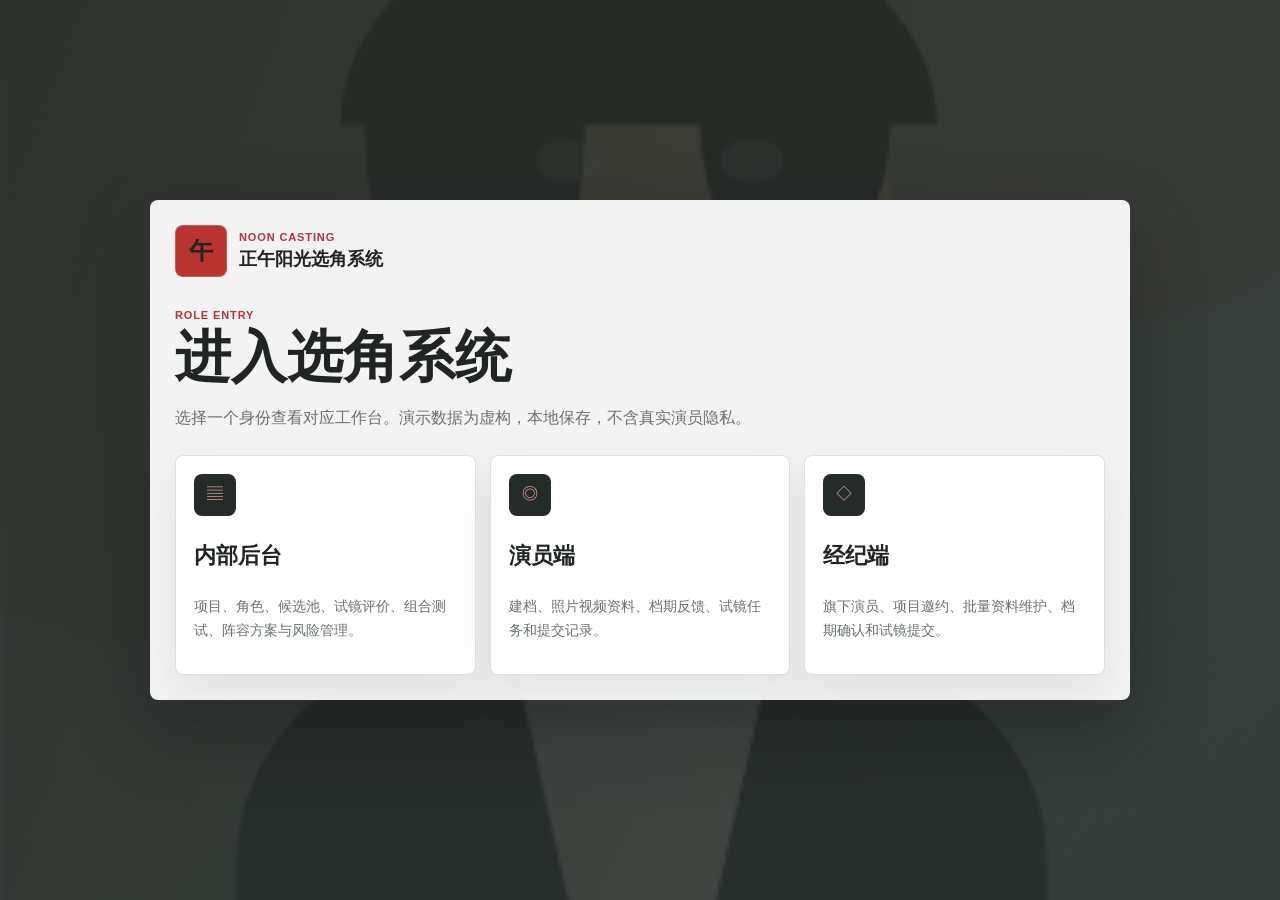
<file: index.html>
<!doctype html>
<html lang="zh-CN">
  <head>
    <meta charset="utf-8" />
    <meta name="viewport" content="width=device-width, initial-scale=1" />
    <meta http-equiv="refresh" content="0; url=login.html" />
    <title>正午阳光选角系统</title>
    <link rel="stylesheet" href="styles.css" />
  </head>
  <body class="login-page">
    <main class="login-shell">
      <section class="login-panel">
        <div class="brand login-brand">
          <div class="brand-mark" aria-hidden="true">午</div>
          <div>
            <p class="eyebrow">Noon Casting</p>
            <h1>正午阳光选角系统</h1>
          </div>
        </div>
        <p class="topbar-copy">正在进入系统入口...</p>
        <a class="primary-button" href="login.html">进入登录页</a>
      </section>
    </main>
  </body>
</html>
</file>
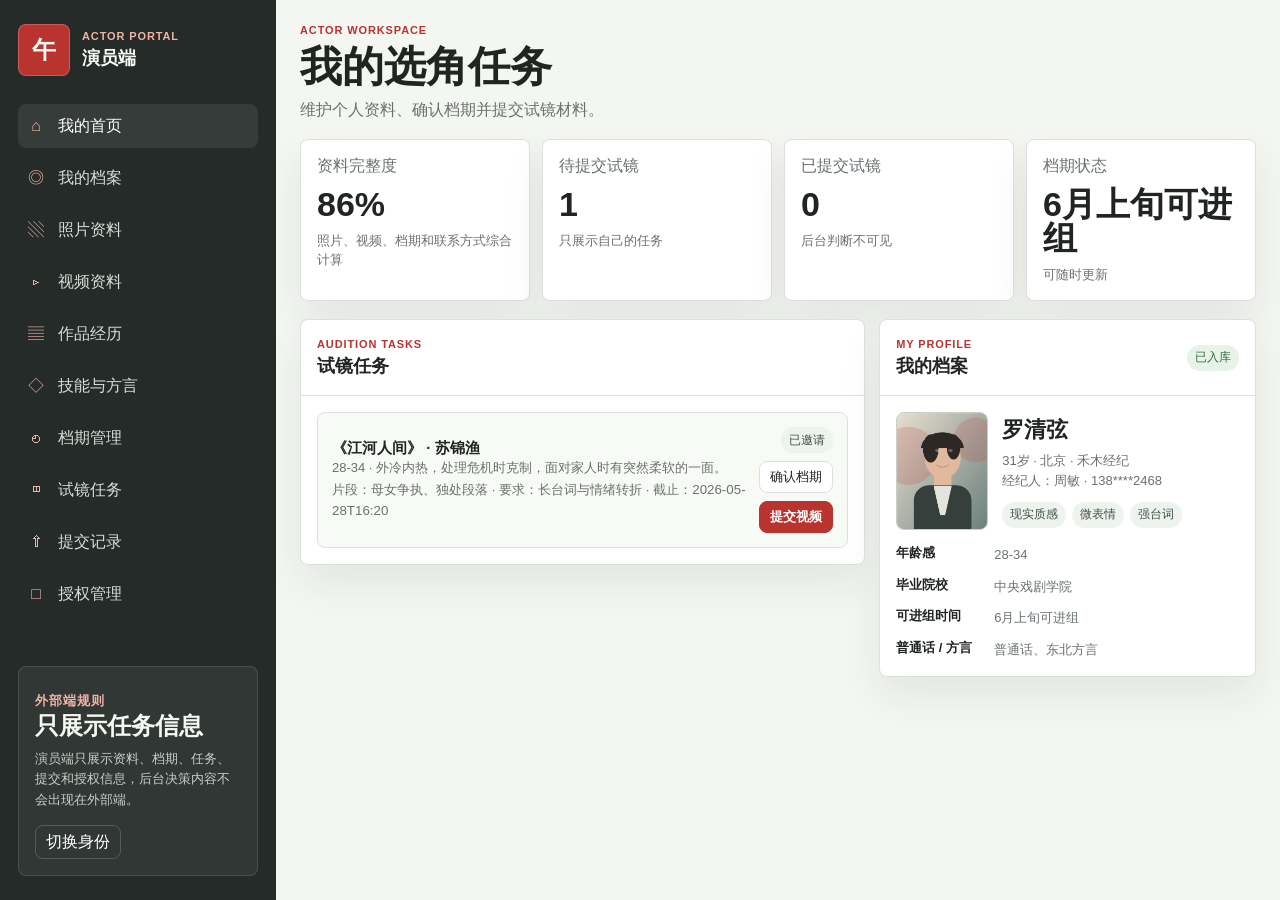
<file: actor.html>
<!doctype html>
<html lang="zh-CN">
  <head>
    <meta charset="utf-8" />
    <meta name="viewport" content="width=device-width, initial-scale=1" />
    <title>演员端 · 正午阳光选角系统</title>
    <link rel="stylesheet" href="styles.css" />
  </head>
  <body data-page="actor">
    <div class="app-shell">
      <aside class="sidebar" aria-label="演员端导航">
        <div class="brand">
          <div class="brand-mark" aria-hidden="true">午</div>
          <div>
            <p class="eyebrow">Actor Portal</p>
            <h1>演员端</h1>
          </div>
        </div>
        <nav class="nav-list portal-nav">
          <button class="nav-item active" type="button" data-portal-tab="actorHome"><span aria-hidden="true">⌂</span><span>我的首页</span></button>
          <button class="nav-item" type="button" data-portal-tab="actorProfile"><span aria-hidden="true">◎</span><span>我的档案</span></button>
          <button class="nav-item" type="button" data-portal-tab="actorPhotos"><span aria-hidden="true">▧</span><span>照片资料</span></button>
          <button class="nav-item" type="button" data-portal-tab="actorVideos"><span aria-hidden="true">▻</span><span>视频资料</span></button>
          <button class="nav-item" type="button" data-portal-tab="actorWorks"><span aria-hidden="true">▤</span><span>作品经历</span></button>
          <button class="nav-item" type="button" data-portal-tab="actorSkills"><span aria-hidden="true">◇</span><span>技能与方言</span></button>
          <button class="nav-item" type="button" data-portal-tab="actorSchedule"><span aria-hidden="true">◴</span><span>档期管理</span></button>
          <button class="nav-item" type="button" data-portal-tab="actorAuditions"><span aria-hidden="true">◫</span><span>试镜任务</span></button>
          <button class="nav-item" type="button" data-portal-tab="actorSubmissions"><span aria-hidden="true">⇧</span><span>提交记录</span></button>
          <button class="nav-item" type="button" data-portal-tab="actorAuth"><span aria-hidden="true">□</span><span>授权管理</span></button>
        </nav>
        <section class="project-card">
          <p class="eyebrow">外部端规则</p>
          <h2>只展示任务信息</h2>
          <p>演员端只展示资料、档期、任务、提交和授权信息，后台决策内容不会出现在外部端。</p>
          <a class="sidebar-link" href="login.html">切换身份</a>
        </section>
      </aside>
      <main class="workspace portal-workspace">
        <header class="topbar">
          <div>
            <p class="eyebrow">Actor Workspace</p>
            <h2>我的选角任务</h2>
            <p class="topbar-copy">维护个人资料、确认档期并提交试镜材料。</p>
          </div>
        </header>
        <div id="actorPortal"></div>
      </main>
    </div>
    <script src="data.js"></script>
    <script src="app.js"></script>
  </body>
</html>
</file>
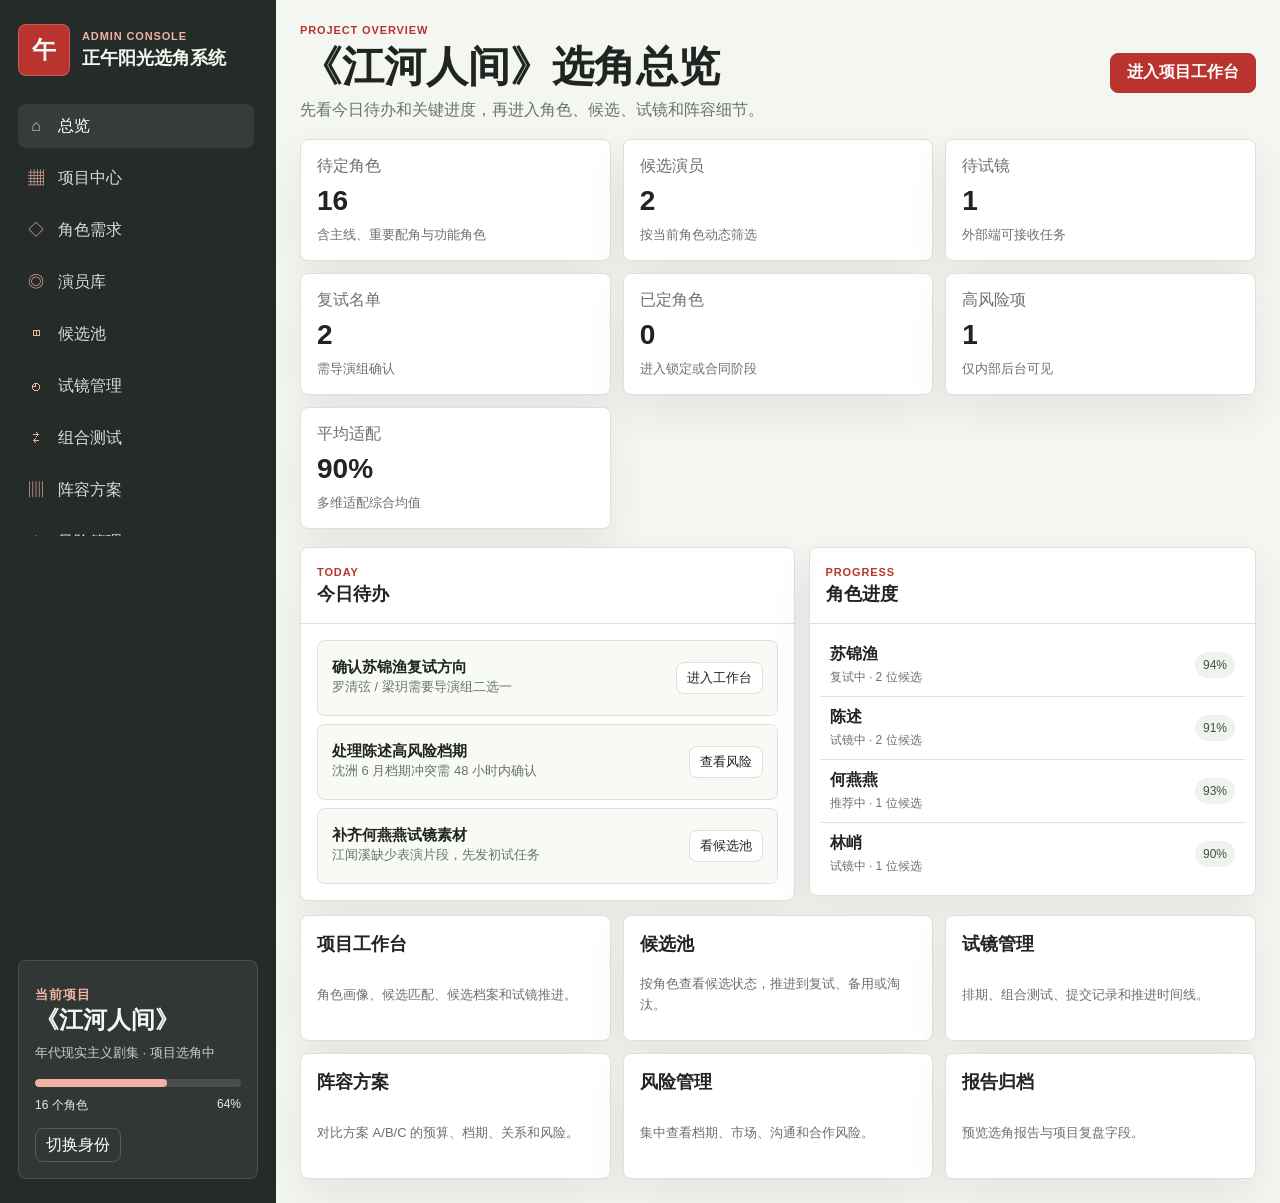
<file: admin-workspace.html>
<!doctype html>
<html lang="zh-CN">
  <head>
    <meta charset="utf-8" />
    <meta name="viewport" content="width=device-width, initial-scale=1" />
    <title>内部后台 · 正午阳光选角系统</title>
    <link rel="stylesheet" href="styles.css" />
  </head>
  <body data-page="admin">
    <div class="app-shell">
      <aside class="sidebar" aria-label="内部后台导航">
        <div class="brand">
          <div class="brand-mark" aria-hidden="true">午</div>
          <div>
            <p class="eyebrow">Admin Console</p>
            <h1>正午阳光选角系统</h1>
          </div>
        </div>

        <nav class="nav-list admin-nav">
          <button class="nav-item active" type="button" data-admin-anchor="overview" title="总览"><span aria-hidden="true">⌂</span><span>总览</span></button>
          <button class="nav-item" type="button" data-admin-anchor="projectCenter" title="项目中心"><span aria-hidden="true">▦</span><span>项目中心</span></button>
          <button class="nav-item" type="button" data-admin-anchor="roles" title="角色需求"><span aria-hidden="true">◇</span><span>角色需求</span></button>
          <button class="nav-item" type="button" data-admin-anchor="talents" title="演员库"><span aria-hidden="true">◎</span><span>演员库</span></button>
          <button class="nav-item" type="button" data-admin-anchor="candidatePool" title="候选池"><span aria-hidden="true">◫</span><span>候选池</span></button>
          <button class="nav-item" type="button" data-admin-anchor="auditionManagement" title="试镜管理"><span aria-hidden="true">◴</span><span>试镜管理</span></button>
          <button class="nav-item" type="button" data-admin-anchor="combinationPanel" title="组合测试"><span aria-hidden="true">⇄</span><span>组合测试</span></button>
          <button class="nav-item" type="button" data-admin-anchor="castPlanPanel" title="阵容方案"><span aria-hidden="true">▥</span><span>阵容方案</span></button>
          <button class="nav-item" type="button" data-admin-anchor="riskPanel" title="风险管理"><span aria-hidden="true">△</span><span>风险管理</span></button>
          <button class="nav-item" type="button" data-admin-anchor="reportPanel" title="选角报告"><span aria-hidden="true">▤</span><span>选角报告</span></button>
          <button class="nav-item" type="button" data-admin-anchor="archivePanel" title="项目归档"><span aria-hidden="true">□</span><span>项目归档</span></button>
        </nav>

        <section class="project-card" aria-label="当前项目">
          <p class="eyebrow">当前项目</p>
          <h2>《江河人间》</h2>
          <p>年代现实主义剧集 · 项目选角中</p>
          <div class="progress-line" aria-label="选角进度 64%">
            <span style="width: 64%"></span>
          </div>
          <div class="project-meta">
            <span>16 个角色</span>
            <span>64%</span>
          </div>
          <a class="sidebar-link" href="login.html">切换身份</a>
        </section>
      </aside>

      <main class="workspace" id="overview">
        <header class="topbar">
          <div>
            <p class="eyebrow">Project Overview</p>
            <h2>《江河人间》选角总览</h2>
            <p class="topbar-copy">先看今日待办和关键进度，再进入角色、候选、试镜和阵容细节。</p>
          </div>
          <div class="topbar-actions">
            <button class="icon-button details-only" id="exportBtn" type="button" title="导出短名单" aria-label="导出短名单">
              <span aria-hidden="true">⇩</span>
            </button>
            <button class="ghost-button details-only" id="newCandidateBtn" type="button">
              <span aria-hidden="true">＋</span>
              新增候选
            </button>
            <button class="primary-button" id="enterWorkspaceBtn" type="button" data-admin-open="workspace">
              进入项目工作台
            </button>
          </div>
        </header>

        <section class="stats-grid expanded" id="adminStats" aria-label="关键数据"></section>

        <section class="admin-home" id="adminHome">
          <div class="home-grid">
            <section class="work-module">
              <div class="module-heading">
                <div>
                  <p class="eyebrow">Today</p>
                  <h3>今日待办</h3>
                </div>
              </div>
              <div class="task-list compact" id="todayTasks"></div>
            </section>

            <section class="work-module">
              <div class="module-heading">
                <div>
                  <p class="eyebrow">Progress</p>
                  <h3>角色进度</h3>
                </div>
              </div>
              <div class="progress-stack" id="roleProgress"></div>
            </section>
          </div>

          <section class="quick-entry-grid" aria-label="核心模块入口">
            <button class="quick-entry-card" type="button" data-admin-open="workspace">
              <strong>项目工作台</strong>
              <span>角色画像、候选匹配、候选档案和试镜推进。</span>
            </button>
            <button class="quick-entry-card" type="button" data-admin-open="candidatePool">
              <strong>候选池</strong>
              <span>按角色查看候选状态，推进到复试、备用或淘汰。</span>
            </button>
            <button class="quick-entry-card" type="button" data-admin-open="auditionManagement">
              <strong>试镜管理</strong>
              <span>排期、组合测试、提交记录和推进时间线。</span>
            </button>
            <button class="quick-entry-card" type="button" data-admin-open="castPlanPanel">
              <strong>阵容方案</strong>
              <span>对比方案 A/B/C 的预算、档期、关系和风险。</span>
            </button>
            <button class="quick-entry-card" type="button" data-admin-open="riskPanel">
              <strong>风险管理</strong>
              <span>集中查看档期、市场、沟通和合作风险。</span>
            </button>
            <button class="quick-entry-card" type="button" data-admin-open="reportPanel">
              <strong>报告归档</strong>
              <span>预览选角报告与项目复盘字段。</span>
            </button>
          </section>
        </section>

        <section class="work-module route-panel admin-detail project-detail" id="projectCenter">
          <div class="module-heading">
            <div>
              <p class="eyebrow">Project Center</p>
              <h3>项目中心</h3>
            </div>
            <span class="tag green">选角中</span>
          </div>
          <div class="project-summary-grid" id="projectSummary"></div>
        </section>

        <section class="control-strip admin-detail workspace-detail" aria-label="候选筛选">
          <label class="search-box">
            <span aria-hidden="true">⌕</span>
            <input id="searchInput" type="search" placeholder="搜索演员、标签、城市、推荐理由或风险理由" autocomplete="off" />
          </label>
          <div class="segmented wide" aria-label="候选状态筛选">
            <button class="active" type="button" data-status="all">全部</button>
            <button type="button" data-status="系统推荐">系统推荐</button>
            <button type="button" data-status="初筛">初筛</button>
            <button type="button" data-status="待试镜">待试镜</button>
            <button type="button" data-status="已提交">已提交</button>
            <button type="button" data-status="待评价">待评价</button>
            <button type="button" data-status="复试">复试</button>
            <button type="button" data-status="已定">已定</button>
            <button type="button" data-status="备用">备用</button>
            <button type="button" data-status="淘汰">淘汰</button>
          </div>
        </section>

        <div class="work-grid admin-detail workspace-detail">
          <section class="work-module role-module" id="roles" aria-labelledby="roleTitle">
            <div class="module-heading">
              <div>
                <p class="eyebrow">Role Brief</p>
                <h3 id="roleTitle">角色需求</h3>
              </div>
            </div>
            <div class="role-tabs" id="roleTabs" role="tablist" aria-label="角色列表"></div>
            <div class="role-detail" id="roleDetail"></div>
          </section>

          <section class="work-module talent-module" id="talents" aria-labelledby="talentTitle">
            <div class="module-heading">
              <div>
                <p class="eyebrow">Explainable Match</p>
                <h3 id="talentTitle">可解释演员匹配</h3>
              </div>
              <span class="module-count" id="resultCount">0 人</span>
            </div>
            <div class="talent-list" id="talentList" aria-live="polite"></div>
          </section>

          <section class="work-module profile-module" aria-labelledby="profileTitle">
            <div class="module-heading">
              <div>
                <p class="eyebrow">Candidate File</p>
                <h3 id="profileTitle">候选档案</h3>
              </div>
            </div>
            <div class="profile-tabs" id="profileTabs" role="tablist" aria-label="候选档案分栏"></div>
            <div class="profile-panel" id="profilePanel"></div>
          </section>
        </div>

        <section class="work-module lower-module admin-detail workspace-detail audition-detail" id="auditionManagement">
          <div class="module-heading">
            <div>
              <p class="eyebrow">Workflow Tabs</p>
              <h3>试镜、组合与推进</h3>
            </div>
            <div class="tab-strip" id="bottomTabs">
              <button class="active" type="button" data-bottom-tab="schedule">试镜排期</button>
              <button type="button" data-bottom-tab="combinations">组合测试</button>
              <button type="button" data-bottom-tab="timeline">推进记录</button>
            </div>
          </div>
          <div class="lower-panel" id="lowerPanel"></div>
        </section>

        <section class="decision-grid admin-detail decision-detail">
          <section class="work-module" id="candidatePool">
            <div class="module-heading">
              <div>
                <p class="eyebrow">Candidate Pool</p>
                <h3>候选池</h3>
              </div>
            </div>
            <div id="candidatePoolList"></div>
          </section>

          <section class="work-module" id="combinationPanel">
            <div class="module-heading">
              <div>
                <p class="eyebrow">Combination Test</p>
                <h3>组合测试</h3>
              </div>
              <button class="ghost-button" type="button" id="addCombinationBtn">新增组合</button>
            </div>
            <div id="combinationList"></div>
          </section>

          <section class="work-module" id="castPlanPanel">
            <div class="module-heading">
              <div>
                <p class="eyebrow">Cast Plans</p>
                <h3>阵容方案</h3>
              </div>
              <button class="ghost-button" type="button" id="addCastPlanBtn">新增方案</button>
            </div>
            <div id="castPlanList"></div>
          </section>

          <section class="work-module" id="riskPanel">
            <div class="module-heading">
              <div>
                <p class="eyebrow">Risk Control</p>
                <h3>风险管理</h3>
              </div>
            </div>
            <div id="riskList"></div>
          </section>
        </section>

        <section class="lower-grid admin-detail report-detail">
          <section class="work-module" id="reportPanel">
            <div class="module-heading">
              <div>
                <p class="eyebrow">Report Preview</p>
                <h3>选角报告</h3>
              </div>
              <span class="tag">Word / PDF / 内部链接</span>
            </div>
            <div class="report-preview" id="reportPreview"></div>
          </section>

          <section class="work-module" id="archivePanel">
            <div class="module-heading">
              <div>
                <p class="eyebrow">Project Archive</p>
                <h3>项目归档复盘</h3>
              </div>
            </div>
            <div class="archive-preview" id="archivePreview"></div>
          </section>
        </section>
      </main>
    </div>

    <dialog class="dialog" id="candidateDialog">
      <form id="candidateForm" method="dialog">
        <div class="dialog-heading">
          <div>
            <p class="eyebrow">New Candidate</p>
            <h3>新增候选演员</h3>
          </div>
          <button class="icon-button small" type="button" data-close="candidateDialog" aria-label="关闭">×</button>
        </div>
        <div class="form-grid">
          <label>姓名<input name="name" required placeholder="例如：许知宁" /></label>
          <label>年龄<input name="age" type="number" min="16" max="80" required placeholder="32" /></label>
          <label>城市<input name="city" required placeholder="北京" /></label>
          <label>经纪状态<input name="agency" required placeholder="经纪公司 / 自由演员" /></label>
          <label class="wide">关键词<input name="tags" placeholder="台词稳, 现实质感, 会方言" /></label>
        </div>
        <div class="dialog-actions">
          <button class="ghost-button" type="button" data-close="candidateDialog">取消</button>
          <button class="primary-button" type="submit">保存并加入候选池</button>
        </div>
      </form>
    </dialog>

    <dialog class="dialog" id="auditionDialog">
      <form id="auditionForm" method="dialog">
        <div class="dialog-heading">
          <div>
            <p class="eyebrow">Schedule</p>
            <h3>安排试镜</h3>
          </div>
          <button class="icon-button small" type="button" data-close="auditionDialog" aria-label="关闭">×</button>
        </div>
        <input type="hidden" name="candidateId" />
        <div class="audition-target" id="auditionTarget"></div>
        <div class="form-grid">
          <label>日期<input name="date" type="date" required /></label>
          <label>时间<input name="time" type="time" required /></label>
          <label>试镜类型<input name="type" required placeholder="自录初试 / 现场试镜" /></label>
          <label>地点<input name="location" required placeholder="A 棚 / 线上会议" /></label>
          <label class="wide">试镜重点<input name="requirement" required placeholder="台词情绪层次、人物转折、方言自然度" /></label>
        </div>
        <div class="dialog-actions">
          <button class="ghost-button" type="button" data-close="auditionDialog">取消</button>
          <button class="primary-button" type="submit">确认排期</button>
        </div>
      </form>
    </dialog>

    <script src="data.js"></script>
    <script src="app.js"></script>
  </body>
</html>
</file>
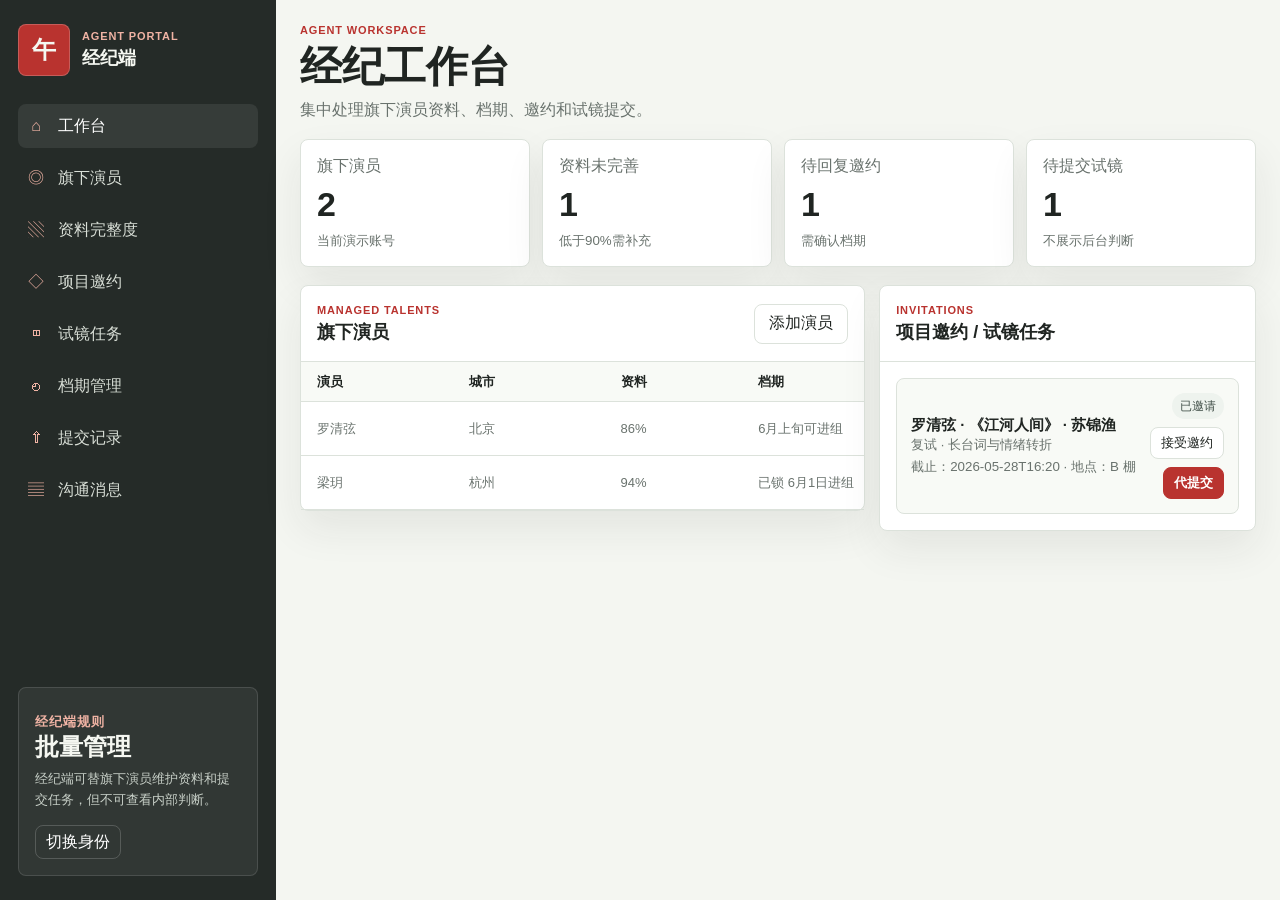
<file: agent.html>
<!doctype html>
<html lang="zh-CN">
  <head>
    <meta charset="utf-8" />
    <meta name="viewport" content="width=device-width, initial-scale=1" />
    <title>经纪端 · 正午阳光选角系统</title>
    <link rel="stylesheet" href="styles.css" />
  </head>
  <body data-page="agent">
    <div class="app-shell">
      <aside class="sidebar" aria-label="经纪端导航">
        <div class="brand">
          <div class="brand-mark" aria-hidden="true">午</div>
          <div>
            <p class="eyebrow">Agent Portal</p>
            <h1>经纪端</h1>
          </div>
        </div>
        <nav class="nav-list portal-nav">
          <button class="nav-item active" type="button" data-portal-tab="agentHome"><span aria-hidden="true">⌂</span><span>工作台</span></button>
          <button class="nav-item" type="button" data-portal-tab="agentTalents"><span aria-hidden="true">◎</span><span>旗下演员</span></button>
          <button class="nav-item" type="button" data-portal-tab="agentCompletion"><span aria-hidden="true">▧</span><span>资料完整度</span></button>
          <button class="nav-item" type="button" data-portal-tab="agentInvitations"><span aria-hidden="true">◇</span><span>项目邀约</span></button>
          <button class="nav-item" type="button" data-portal-tab="agentAuditions"><span aria-hidden="true">◫</span><span>试镜任务</span></button>
          <button class="nav-item" type="button" data-portal-tab="agentSchedules"><span aria-hidden="true">◴</span><span>档期管理</span></button>
          <button class="nav-item" type="button" data-portal-tab="agentSubmissions"><span aria-hidden="true">⇧</span><span>提交记录</span></button>
          <button class="nav-item" type="button" data-portal-tab="agentMessages"><span aria-hidden="true">▤</span><span>沟通消息</span></button>
        </nav>
        <section class="project-card">
          <p class="eyebrow">经纪端规则</p>
          <h2>批量管理</h2>
          <p>经纪端可替旗下演员维护资料和提交任务，但不可查看内部判断。</p>
          <a class="sidebar-link" href="login.html">切换身份</a>
        </section>
      </aside>
      <main class="workspace portal-workspace">
        <header class="topbar">
          <div>
            <p class="eyebrow">Agent Workspace</p>
            <h2>经纪工作台</h2>
            <p class="topbar-copy">集中处理旗下演员资料、档期、邀约和试镜提交。</p>
          </div>
        </header>
        <div id="agentPortal"></div>
      </main>
    </div>
    <script src="data.js"></script>
    <script src="app.js"></script>
  </body>
</html>
</file>
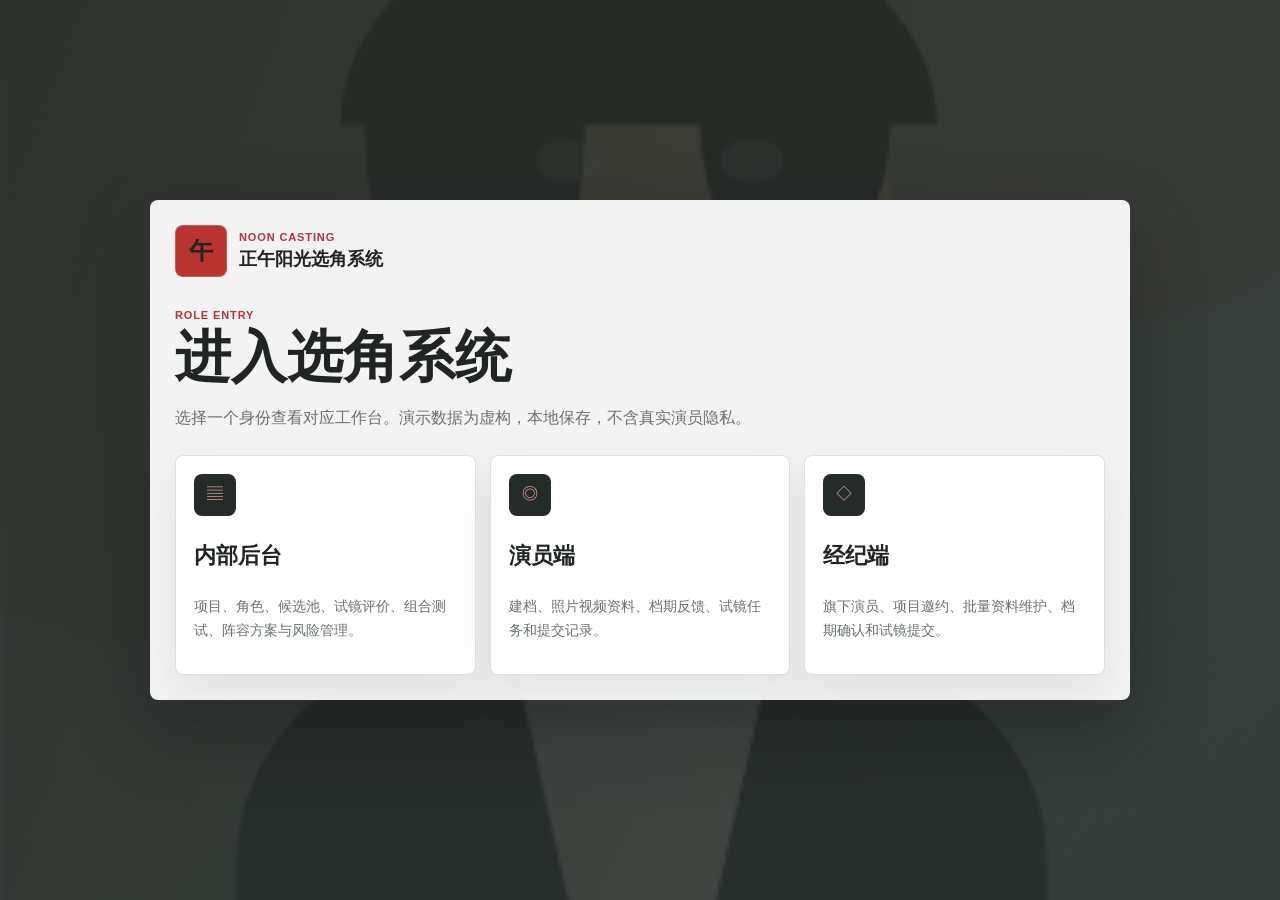
<file: login.html>
<!doctype html>
<html lang="zh-CN">
  <head>
    <meta charset="utf-8" />
    <meta name="viewport" content="width=device-width, initial-scale=1" />
    <title>登录 · 正午阳光选角系统</title>
    <link rel="stylesheet" href="styles.css" />
  </head>
  <body class="login-page" data-page="login">
    <main class="login-shell">
      <section class="login-panel">
        <div class="brand login-brand">
          <div class="brand-mark" aria-hidden="true">午</div>
          <div>
            <p class="eyebrow">Noon Casting</p>
            <h1>正午阳光选角系统</h1>
          </div>
        </div>
        <div class="login-copy">
          <p class="eyebrow">Role Entry</p>
          <h2>进入选角系统</h2>
          <p>选择一个身份查看对应工作台。演示数据为虚构，本地保存，不含真实演员隐私。</p>
        </div>
        <div class="role-entry-grid">
          <button class="role-entry-card" type="button" data-login-role="admin">
            <span class="entry-icon" aria-hidden="true">▤</span>
            <strong>内部后台</strong>
            <small>项目、角色、候选池、试镜评价、组合测试、阵容方案与风险管理。</small>
          </button>
          <button class="role-entry-card" type="button" data-login-role="actor">
            <span class="entry-icon" aria-hidden="true">◎</span>
            <strong>演员端</strong>
            <small>建档、照片视频资料、档期反馈、试镜任务和提交记录。</small>
          </button>
          <button class="role-entry-card" type="button" data-login-role="agent">
            <span class="entry-icon" aria-hidden="true">◇</span>
            <strong>经纪端</strong>
            <small>旗下演员、项目邀约、批量资料维护、档期确认和试镜提交。</small>
          </button>
        </div>
      </section>
    </main>
    <script src="data.js"></script>
    <script src="app.js"></script>
  </body>
</html>
</file>
<file: styles.css>
:root {
  color-scheme: light;
  --bg: #f4f6f1;
  --surface: #ffffff;
  --surface-2: #f8faf6;
  --ink: #202522;
  --muted: #69726d;
  --line: #dce2db;
  --line-strong: #c7d0c7;
  --accent: #b9332f;
  --accent-strong: #8f2624;
  --teal: #246c68;
  --gold: #a07624;
  --green: #3f7d4c;
  --shadow: 0 18px 40px rgba(33, 39, 34, 0.08);
  --radius: 8px;
  --font: "Microsoft YaHei", "PingFang SC", "Noto Sans SC", Arial, sans-serif;
}

* {
  box-sizing: border-box;
}

[hidden] {
  display: none !important;
}

body {
  margin: 0;
  min-width: 320px;
  min-height: 100vh;
  background: var(--bg);
  color: var(--ink);
  font-family: var(--font);
  letter-spacing: 0;
}

button,
input {
  font: inherit;
}

button {
  cursor: pointer;
}

.app-shell {
  display: grid;
  grid-template-columns: 276px minmax(0, 1fr);
  min-height: 100vh;
}

.sidebar {
  display: flex;
  flex-direction: column;
  gap: 28px;
  min-height: 100vh;
  padding: 24px 18px;
  background: #252b28;
  color: #f5f7f1;
}

.brand {
  display: grid;
  grid-template-columns: 52px minmax(0, 1fr);
  gap: 12px;
  align-items: center;
}

.brand-mark {
  display: grid;
  width: 52px;
  height: 52px;
  place-items: center;
  border: 1px solid rgba(255, 255, 255, 0.2);
  border-radius: var(--radius);
  background: #b9332f;
  font-size: 24px;
  font-weight: 800;
}

.brand h1,
.topbar h2,
.module-heading h3,
.dialog h3,
.project-card h2 {
  margin: 0;
  line-height: 1.2;
}

.brand h1 {
  font-size: 18px;
}

.eyebrow {
  margin: 0 0 6px;
  color: var(--accent);
  font-size: 11px;
  font-weight: 800;
  letter-spacing: 0.08em;
  text-transform: uppercase;
}

.sidebar .eyebrow {
  color: #f0b3a4;
}

.nav-list {
  display: grid;
  gap: 8px;
}

.nav-item {
  display: grid;
  grid-template-columns: 24px minmax(0, 1fr);
  align-items: center;
  gap: 10px;
  width: 100%;
  min-height: 44px;
  border: 0;
  border-radius: var(--radius);
  background: transparent;
  color: #d8ded6;
  text-align: left;
}

.nav-item span:first-child {
  display: grid;
  width: 24px;
  height: 24px;
  place-items: center;
  color: #f0b3a4;
}

.nav-item:hover,
.nav-item.active {
  background: rgba(255, 255, 255, 0.08);
  color: #ffffff;
}

.project-card {
  margin-top: auto;
  padding: 16px;
  border: 1px solid rgba(255, 255, 255, 0.12);
  border-radius: var(--radius);
  background: rgba(255, 255, 255, 0.06);
}

.project-card p {
  margin: 8px 0 0;
  color: #c8d0c8;
  font-size: 13px;
  line-height: 1.6;
}

.progress-line {
  height: 8px;
  margin-top: 16px;
  overflow: hidden;
  border-radius: 999px;
  background: rgba(255, 255, 255, 0.12);
}

.progress-line span {
  display: block;
  height: 100%;
  border-radius: inherit;
  background: #f0b3a4;
}

.project-meta {
  display: flex;
  justify-content: space-between;
  margin-top: 10px;
  color: #e5ebe3;
  font-size: 12px;
}

.workspace {
  display: grid;
  gap: 18px;
  align-content: start;
  padding: 24px;
}

.topbar {
  display: flex;
  align-items: center;
  justify-content: space-between;
  gap: 18px;
}

.topbar h2 {
  font-size: clamp(28px, 4vw, 42px);
}

.topbar-copy {
  margin: 8px 0 0;
  color: var(--muted);
}

.topbar-actions,
.dialog-actions {
  display: flex;
  gap: 10px;
  align-items: center;
}

.primary-button,
.ghost-button,
.icon-button,
.status-action,
.segmented button,
.role-tab {
  min-height: 40px;
  border-radius: var(--radius);
  transition: transform 0.16s ease, border-color 0.16s ease, background 0.16s ease;
}

.primary-button {
  display: inline-flex;
  align-items: center;
  justify-content: center;
  gap: 8px;
  border: 1px solid var(--accent);
  background: var(--accent);
  color: #ffffff;
  padding: 0 16px;
  font-weight: 700;
}

.primary-button:hover {
  background: var(--accent-strong);
}

.ghost-button {
  border: 1px solid var(--line);
  background: #ffffff;
  color: var(--ink);
  padding: 0 14px;
}

.icon-button {
  display: grid;
  width: 42px;
  height: 42px;
  place-items: center;
  border: 1px solid var(--line);
  background: #ffffff;
  color: var(--ink);
  font-size: 18px;
}

.icon-button.small {
  width: 36px;
  height: 36px;
}

.primary-button:hover,
.ghost-button:hover,
.icon-button:hover,
.status-action:hover,
.role-tab:hover,
.segmented button:hover {
  transform: translateY(-1px);
}

.stats-grid {
  display: grid;
  grid-template-columns: repeat(4, minmax(150px, 1fr));
  gap: 12px;
}

.stats-grid article {
  min-height: 118px;
  padding: 16px;
  border: 1px solid var(--line);
  border-radius: var(--radius);
  background: var(--surface);
  box-shadow: var(--shadow);
}

.stats-grid span,
.stats-grid small,
.module-count,
.talent-meta,
.profile-meta,
.schedule-item small,
.shortlist-row small {
  color: var(--muted);
}

.stats-grid strong {
  display: block;
  margin: 10px 0;
  font-size: 34px;
  line-height: 1;
}

.control-strip {
  display: grid;
  grid-template-columns: minmax(220px, 1fr) auto;
  gap: 12px;
  align-items: center;
}

.search-box {
  display: grid;
  grid-template-columns: 24px minmax(0, 1fr);
  align-items: center;
  gap: 8px;
  min-height: 48px;
  padding: 0 14px;
  border: 1px solid var(--line);
  border-radius: var(--radius);
  background: #ffffff;
}

.search-box input {
  width: 100%;
  border: 0;
  outline: 0;
  background: transparent;
  color: var(--ink);
}

.segmented {
  display: flex;
  min-height: 48px;
  padding: 4px;
  border: 1px solid var(--line);
  border-radius: var(--radius);
  background: #ffffff;
}

.segmented button {
  min-width: 66px;
  border: 0;
  background: transparent;
  color: var(--muted);
}

.segmented button.active {
  background: #252b28;
  color: #ffffff;
}

.work-grid {
  display: grid;
  grid-template-columns: minmax(260px, 0.8fr) minmax(360px, 1.25fr) minmax(300px, 0.9fr);
  gap: 14px;
  align-items: start;
}

.lower-grid {
  display: grid;
  grid-template-columns: minmax(0, 1.25fr) minmax(0, 0.9fr);
  gap: 14px;
  align-items: start;
}

.work-module {
  min-width: 0;
  border: 1px solid var(--line);
  border-radius: var(--radius);
  background: var(--surface);
  box-shadow: var(--shadow);
}

.module-heading {
  display: flex;
  min-height: 76px;
  align-items: center;
  justify-content: space-between;
  gap: 12px;
  padding: 16px;
  border-bottom: 1px solid var(--line);
}

.module-heading h3 {
  font-size: 18px;
}

.role-tabs {
  display: grid;
  gap: 8px;
  padding: 14px;
}

.role-tab {
  display: grid;
  gap: 6px;
  width: 100%;
  padding: 12px;
  border: 1px solid var(--line);
  background: var(--surface-2);
  color: var(--ink);
  text-align: left;
}

.role-tab.active {
  border-color: rgba(185, 51, 47, 0.45);
  background: #fff5f2;
}

.role-tab strong {
  font-size: 15px;
}

.role-tab span,
.role-detail p,
.role-detail li {
  color: var(--muted);
  font-size: 13px;
  line-height: 1.55;
}

.role-detail {
  padding: 0 16px 16px;
}

.role-mood {
  display: grid;
  grid-template-columns: 78px minmax(0, 1fr);
  gap: 12px;
  align-items: center;
  margin-bottom: 14px;
}

.mood-frame {
  position: relative;
  width: 78px;
  aspect-ratio: 4 / 5;
  overflow: hidden;
  border-radius: var(--radius);
  background: linear-gradient(150deg, #30352f, #8e3732 58%, #d2b66c);
}

.mood-frame::before,
.mood-frame::after {
  position: absolute;
  content: "";
}

.mood-frame::before {
  inset: 18% 22% auto;
  height: 30%;
  border-radius: 50% 50% 42% 42%;
  background: rgba(255, 245, 225, 0.72);
}

.mood-frame::after {
  right: 14%;
  bottom: 0;
  left: 14%;
  height: 46%;
  border-radius: 44% 44% 0 0;
  background: rgba(37, 43, 40, 0.78);
}

.role-detail ul {
  display: grid;
  gap: 8px;
  margin: 10px 0 0;
  padding: 0 0 0 18px;
}

.tag-row {
  display: flex;
  flex-wrap: wrap;
  gap: 6px;
}

.tag {
  display: inline-flex;
  align-items: center;
  min-height: 26px;
  padding: 0 8px;
  border-radius: 999px;
  background: #eef3ee;
  color: #425049;
  font-size: 12px;
  white-space: nowrap;
}

.tag.gold {
  background: #fbf1d8;
  color: #7b5a15;
}

.tag.green {
  background: #e7f2e8;
  color: #316f3d;
}

.tag.red {
  background: #fff0ed;
  color: var(--accent-strong);
}

.talent-list {
  display: grid;
  max-height: 642px;
  overflow: auto;
}

.talent-card {
  display: grid;
  grid-template-columns: 62px minmax(0, 1fr) auto;
  gap: 12px;
  align-items: center;
  width: 100%;
  min-height: 102px;
  padding: 14px 16px;
  border: 0;
  border-bottom: 1px solid var(--line);
  background: transparent;
  color: inherit;
  text-align: left;
}

.talent-card.active,
.talent-card:hover {
  background: #fbf8f3;
}

.portrait {
  width: 56px;
  height: 72px;
  overflow: hidden;
  border-radius: var(--radius);
  border: 1px solid var(--line-strong);
  background: #dfe6dc;
}

.portrait img {
  display: block;
  width: 100%;
  height: 100%;
  object-fit: cover;
}

.talent-main {
  min-width: 0;
}

.talent-name-line {
  display: flex;
  flex-wrap: wrap;
  gap: 8px;
  align-items: center;
  margin-bottom: 5px;
}

.talent-name-line strong {
  font-size: 16px;
}

.talent-meta {
  margin: 0 0 8px;
  font-size: 12px;
}

.score-pill {
  display: grid;
  width: 58px;
  height: 58px;
  place-items: center;
  border-radius: 50%;
  background: conic-gradient(var(--teal) calc(var(--score) * 1%), #e7ece6 0);
}

.score-pill span {
  display: grid;
  width: 44px;
  height: 44px;
  place-items: center;
  border-radius: inherit;
  background: #ffffff;
  font-weight: 800;
  color: var(--teal);
}

.empty-state {
  padding: 40px 16px;
  color: var(--muted);
  text-align: center;
}

.profile-panel {
  padding: 16px;
}

.profile-hero {
  display: grid;
  grid-template-columns: 92px minmax(0, 1fr);
  gap: 14px;
  align-items: center;
}

.profile-hero .portrait {
  width: 92px;
  height: 118px;
}

.profile-hero h4 {
  margin: 0 0 6px;
  font-size: 22px;
}

.profile-meta {
  margin: 0 0 10px;
  font-size: 13px;
  line-height: 1.55;
}

.fit-block,
.material-block {
  margin-top: 18px;
}

.fit-row {
  display: grid;
  grid-template-columns: 90px minmax(0, 1fr) 38px;
  gap: 10px;
  align-items: center;
  margin-top: 10px;
  color: var(--muted);
  font-size: 13px;
}

.meter {
  height: 8px;
  overflow: hidden;
  border-radius: 999px;
  background: #e7ece6;
}

.meter span {
  display: block;
  height: 100%;
  border-radius: inherit;
  background: var(--teal);
}

.profile-note {
  margin: 16px 0 0;
  padding: 12px;
  border-left: 3px solid var(--accent);
  background: #fff7f4;
  color: #523330;
  font-size: 13px;
  line-height: 1.65;
}

.credit-list {
  display: grid;
  gap: 8px;
  margin: 14px 0 0;
  padding: 0;
  list-style: none;
}

.credit-list li {
  display: flex;
  justify-content: space-between;
  gap: 12px;
  padding-bottom: 8px;
  border-bottom: 1px solid var(--line);
  color: var(--muted);
  font-size: 13px;
}

.material-grid {
  display: grid;
  grid-template-columns: repeat(2, minmax(0, 1fr));
  gap: 8px;
  margin-top: 10px;
}

.material-item {
  display: flex;
  gap: 8px;
  align-items: center;
  min-height: 34px;
  color: var(--muted);
  font-size: 13px;
}

.material-dot {
  display: grid;
  width: 18px;
  height: 18px;
  place-items: center;
  border-radius: 50%;
  background: #e7ece6;
  color: #ffffff;
  font-size: 12px;
}

.material-item.done .material-dot {
  background: var(--green);
}

.profile-actions {
  display: grid;
  grid-template-columns: repeat(2, minmax(0, 1fr));
  gap: 10px;
  margin-top: 18px;
}

.status-action {
  border: 1px solid var(--line);
  background: #ffffff;
  color: var(--ink);
}

.status-action.primary {
  border-color: var(--teal);
  background: var(--teal);
  color: #ffffff;
}

.schedule-list,
.shortlist {
  display: grid;
}

.schedule-item,
.shortlist-row {
  display: grid;
  grid-template-columns: auto minmax(0, 1fr) auto;
  gap: 14px;
  align-items: center;
  min-height: 76px;
  padding: 14px 16px;
  border-bottom: 1px solid var(--line);
}

.date-chip {
  display: grid;
  min-width: 66px;
  min-height: 48px;
  place-items: center;
  border-radius: var(--radius);
  background: #eef3ee;
  color: var(--ink);
  font-size: 12px;
  font-weight: 800;
}

.schedule-item h4,
.shortlist-row h4 {
  margin: 0 0 4px;
  font-size: 15px;
}

.schedule-item p,
.shortlist-row p {
  margin: 0;
  color: var(--muted);
  font-size: 13px;
}

.rank {
  display: grid;
  width: 36px;
  height: 36px;
  place-items: center;
  border-radius: 50%;
  background: #252b28;
  color: #ffffff;
  font-weight: 800;
}

.dialog {
  width: min(640px, calc(100vw - 28px));
  border: 0;
  border-radius: var(--radius);
  padding: 0;
  box-shadow: 0 30px 80px rgba(0, 0, 0, 0.28);
}

.dialog::backdrop {
  background: rgba(22, 25, 23, 0.46);
}

.dialog form {
  padding: 18px;
}

.dialog-heading {
  display: flex;
  justify-content: space-between;
  gap: 14px;
  align-items: center;
  margin-bottom: 16px;
}

.form-grid {
  display: grid;
  grid-template-columns: repeat(2, minmax(0, 1fr));
  gap: 12px;
}

.form-grid label {
  display: grid;
  gap: 7px;
  color: var(--muted);
  font-size: 13px;
}

.form-grid .wide {
  grid-column: 1 / -1;
}

.form-grid input {
  width: 100%;
  height: 42px;
  border: 1px solid var(--line);
  border-radius: var(--radius);
  padding: 0 12px;
  outline: 0;
}

.form-grid input:focus,
.search-box:focus-within {
  border-color: var(--accent);
}

.dialog-actions {
  justify-content: flex-end;
  margin-top: 18px;
}

.audition-target {
  margin-bottom: 14px;
  padding: 12px;
  border-radius: var(--radius);
  background: var(--surface-2);
  color: var(--muted);
  font-size: 13px;
  line-height: 1.6;
}

@media (max-width: 1180px) {
  .app-shell {
    grid-template-columns: 1fr;
  }

  .sidebar {
    min-height: auto;
    padding: 16px;
  }

  .nav-list {
    grid-template-columns: repeat(5, minmax(0, 1fr));
  }

  .project-card {
    margin-top: 0;
  }

  .work-grid,
  .lower-grid {
    grid-template-columns: 1fr;
  }

  .talent-list {
    max-height: none;
  }
}

@media (max-width: 760px) {
  .workspace {
    padding: 16px;
  }

  .topbar,
  .control-strip {
    grid-template-columns: 1fr;
    display: grid;
  }

  .topbar-actions {
    justify-content: stretch;
  }

  .topbar-actions .primary-button {
    flex: 1;
  }

  .stats-grid {
    grid-template-columns: repeat(2, minmax(0, 1fr));
  }

  .nav-list {
    grid-template-columns: repeat(2, minmax(0, 1fr));
  }

  .segmented {
    overflow-x: auto;
  }

  .talent-card,
  .schedule-item,
  .shortlist-row {
    grid-template-columns: auto minmax(0, 1fr);
  }

  .score-pill,
  .schedule-item .tag,
  .shortlist-row .tag {
    grid-column: 2;
    justify-self: start;
  }

  .profile-actions,
  .material-grid,
  .form-grid {
    grid-template-columns: 1fr;
  }
}

@media (max-width: 460px) {
  .stats-grid {
    grid-template-columns: 1fr;
  }

  .profile-hero,
  .role-mood {
    grid-template-columns: 1fr;
  }

  .profile-hero .portrait {
    width: 100%;
    height: auto;
    aspect-ratio: 4 / 3;
  }
}

.login-page {
  min-height: 100vh;
  background:
    linear-gradient(115deg, rgba(37, 43, 40, 0.94), rgba(37, 43, 40, 0.82)),
    url("assets/portrait-luo.png") center / cover;
}

.login-shell {
  display: grid;
  min-height: 100vh;
  place-items: center;
  padding: 24px;
}

.login-panel {
  width: min(980px, 100%);
  padding: 24px;
  border: 1px solid rgba(255, 255, 255, 0.12);
  border-radius: var(--radius);
  background: rgba(255, 255, 255, 0.94);
  box-shadow: 0 30px 80px rgba(0, 0, 0, 0.22);
}

.login-brand {
  margin-bottom: 32px;
}

.login-brand h1 {
  color: var(--ink);
}

.login-copy h2 {
  margin: 0;
  font-size: clamp(30px, 5vw, 56px);
  line-height: 1.08;
}

.login-copy p:last-child {
  max-width: 720px;
  color: var(--muted);
  line-height: 1.7;
}

.role-entry-grid {
  display: grid;
  grid-template-columns: repeat(3, minmax(0, 1fr));
  gap: 14px;
  margin-top: 24px;
}

.role-entry-card {
  display: grid;
  gap: 12px;
  min-height: 220px;
  padding: 18px;
  border: 1px solid var(--line);
  border-radius: var(--radius);
  background: var(--surface);
  color: var(--ink);
  text-align: left;
  box-shadow: var(--shadow);
}

.role-entry-card:hover {
  border-color: rgba(185, 51, 47, 0.45);
  transform: translateY(-2px);
}

.entry-icon {
  display: grid;
  width: 42px;
  height: 42px;
  place-items: center;
  border-radius: var(--radius);
  background: #252b28;
  color: #f0b3a4;
}

.role-entry-card strong {
  font-size: 22px;
}

.role-entry-card small {
  color: var(--muted);
  font-size: 14px;
  line-height: 1.7;
}

.admin-nav {
  max-height: 48vh;
  overflow: auto;
  padding-right: 4px;
}

.details-only {
  display: none;
}

body.admin-detail-mode .ghost-button.details-only,
body.admin-detail-mode .primary-button.details-only {
  display: inline-flex;
}

body.admin-detail-mode .icon-button.details-only {
  display: grid;
}

.admin-home {
  display: grid;
  gap: 14px;
}

.home-grid {
  display: grid;
  grid-template-columns: minmax(0, 1.05fr) minmax(280px, 0.95fr);
  gap: 14px;
  align-items: start;
}

.task-list.compact {
  gap: 8px;
}

.simple-task {
  grid-template-columns: minmax(0, 1fr) auto;
  min-height: 76px;
  background: #ffffff;
}

.progress-stack {
  display: grid;
  padding: 10px;
}

.progress-row {
  display: flex;
  justify-content: space-between;
  gap: 12px;
  align-items: center;
  width: 100%;
  min-height: 62px;
  padding: 10px;
  border: 0;
  border-bottom: 1px solid var(--line);
  background: transparent;
  color: var(--ink);
  text-align: left;
}

.progress-row:last-child {
  border-bottom: 0;
}

.progress-row:hover {
  background: var(--surface-2);
}

.progress-row span:first-child {
  display: grid;
  gap: 4px;
}

.progress-row small {
  color: var(--muted);
  font-size: 12px;
}

.quick-entry-grid {
  display: grid;
  grid-template-columns: repeat(3, minmax(0, 1fr));
  gap: 12px;
}

.quick-entry-card {
  display: grid;
  gap: 8px;
  min-height: 126px;
  padding: 16px;
  border: 1px solid var(--line);
  border-radius: var(--radius);
  background: #ffffff;
  color: var(--ink);
  text-align: left;
  box-shadow: var(--shadow);
}

.quick-entry-card:hover {
  border-color: rgba(185, 51, 47, 0.45);
  transform: translateY(-1px);
}

.quick-entry-card strong {
  font-size: 18px;
}

.quick-entry-card span {
  color: var(--muted);
  font-size: 13px;
  line-height: 1.65;
}

.sidebar-link {
  display: inline-flex;
  align-items: center;
  justify-content: center;
  min-height: 34px;
  margin-top: 14px;
  padding: 0 10px;
  border: 1px solid rgba(255, 255, 255, 0.18);
  border-radius: var(--radius);
  color: #ffffff;
  text-decoration: none;
}

.stats-grid.expanded {
  grid-template-columns: repeat(7, minmax(120px, 1fr));
}

.stats-grid.expanded article {
  min-height: 104px;
}

.stats-grid.expanded strong {
  font-size: 28px;
}

.project-summary-grid,
.report-grid {
  display: grid;
  grid-template-columns: repeat(4, minmax(0, 1fr));
  gap: 12px;
  padding: 16px;
}

.project-summary-grid article,
.report-grid article {
  min-height: 92px;
  padding: 14px;
  border: 1px solid var(--line);
  border-radius: var(--radius);
  background: var(--surface-2);
}

.project-summary-grid span,
.report-grid span {
  display: block;
  margin-bottom: 8px;
  color: var(--muted);
  font-size: 13px;
}

.project-summary-grid strong,
.report-grid strong {
  display: block;
  margin-bottom: 8px;
  font-size: 20px;
}

.segmented.wide {
  max-width: min(100%, 760px);
  overflow-x: auto;
}

.segmented.wide button {
  min-width: 84px;
}

.detail-list {
  display: grid;
  gap: 10px;
  margin: 14px 0 0;
}

.detail-list div {
  display: grid;
  grid-template-columns: 88px minmax(0, 1fr);
  gap: 10px;
  align-items: start;
}

.detail-list dt {
  color: var(--ink);
  font-size: 13px;
  font-weight: 800;
}

.detail-list dd {
  margin: 0;
  color: var(--muted);
  font-size: 13px;
  line-height: 1.65;
}

.profile-tabs,
.tab-strip {
  display: flex;
  gap: 6px;
  padding: 10px 12px;
  border-bottom: 1px solid var(--line);
  overflow-x: auto;
}

.tab-strip {
  padding: 0;
  border-bottom: 0;
}

.profile-tabs button,
.tab-strip button {
  min-height: 34px;
  border: 1px solid var(--line);
  border-radius: var(--radius);
  background: #ffffff;
  color: var(--muted);
  white-space: nowrap;
}

.profile-tabs button {
  padding: 0 10px;
}

.tab-strip button {
  padding: 0 12px;
}

.profile-tabs button.active,
.tab-strip button.active {
  border-color: #252b28;
  background: #252b28;
  color: #ffffff;
}

.fit-row.compact {
  grid-template-columns: 86px minmax(0, 1fr) 54px;
  margin-top: 7px;
}

.match-breakdown {
  display: grid;
  grid-column: 1 / -1;
  gap: 4px;
  padding: 4px 12px 0 74px;
}

.match-breakdown small {
  color: var(--muted);
  line-height: 1.6;
}

.lower-module {
  min-width: 0;
}

.lower-panel {
  min-height: 120px;
}

.decision-grid {
  display: grid;
  grid-template-columns: repeat(2, minmax(0, 1fr));
  gap: 14px;
  align-items: start;
}

.table-like {
  display: grid;
  overflow: auto;
}

.table-row {
  display: grid;
  grid-template-columns: 1fr 1fr 0.9fr 0.8fr 0.8fr auto;
  gap: 10px;
  align-items: center;
  min-width: 720px;
  min-height: 54px;
  padding: 10px 16px;
  border-bottom: 1px solid var(--line);
  color: var(--muted);
  font-size: 13px;
}

.table-row span {
  min-width: 0;
}

.table-head {
  min-height: 40px;
  background: var(--surface-2);
  color: var(--ink);
  font-weight: 800;
}

.small-action {
  min-height: 32px;
  padding: 0 10px;
  font-size: 13px;
}

.combo-grid,
.cast-plan-grid {
  display: grid;
  grid-template-columns: repeat(2, minmax(0, 1fr));
  gap: 12px;
  padding: 16px;
}

.combo-card,
.cast-plan-card,
.risk-item,
.timeline-item,
.task-card,
.upload-card {
  border: 1px solid var(--line);
  border-radius: var(--radius);
  background: var(--surface-2);
}

.combo-card,
.cast-plan-card {
  display: grid;
  gap: 10px;
  padding: 14px;
}

.combo-head {
  display: flex;
  justify-content: space-between;
  gap: 12px;
  align-items: center;
}

.combo-card h4,
.cast-plan-card h4,
.risk-item h4,
.task-card h4 {
  margin: 0;
  font-size: 15px;
}

.combo-card p,
.cast-plan-card p,
.risk-item p,
.task-card p {
  margin: 0;
  color: var(--muted);
  font-size: 13px;
  line-height: 1.6;
}

.combo-card small,
.cast-plan-card small,
.risk-item small,
.task-card small,
.timeline-item small {
  color: var(--muted);
  line-height: 1.6;
}

.mini-metrics {
  display: flex;
  flex-wrap: wrap;
  gap: 6px;
}

.mini-metrics span {
  padding: 5px 8px;
  border-radius: 999px;
  background: #eef3ee;
  color: #425049;
  font-size: 12px;
}

.cast-lines {
  display: grid;
  gap: 8px;
  margin: 0;
  padding: 0;
  list-style: none;
}

.cast-lines li {
  display: flex;
  justify-content: space-between;
  gap: 12px;
  padding-bottom: 7px;
  border-bottom: 1px solid var(--line);
  color: var(--muted);
  font-size: 13px;
}

.risk-item {
  display: grid;
  grid-template-columns: minmax(0, 1fr) auto;
  gap: 12px;
  align-items: center;
  margin: 12px 16px;
  padding: 14px;
}

.timeline {
  display: grid;
  gap: 10px;
  padding: 16px;
}

.timeline-item {
  display: grid;
  gap: 6px;
  padding: 12px;
}

.review-block {
  margin-top: 16px;
}

.summary-panel {
  display: grid;
  grid-template-columns: repeat(2, minmax(0, 1fr));
  gap: 10px;
  margin-top: 16px;
}

.summary-panel div {
  display: grid;
  gap: 8px;
  min-height: 108px;
  padding: 12px;
  border: 1px solid var(--line);
  border-radius: var(--radius);
  background: var(--surface-2);
}

.summary-panel span,
.summary-panel small {
  color: var(--muted);
  font-size: 13px;
  line-height: 1.6;
}

.summary-panel strong {
  font-size: 28px;
}

.report-preview,
.archive-preview {
  padding: 0 16px 16px;
}

.portal-workspace {
  align-content: start;
}

.portal-grid {
  display: grid;
  grid-template-columns: minmax(0, 1.2fr) minmax(280px, 0.8fr);
  gap: 14px;
  align-items: start;
}

.portal-section {
  display: none;
}

.portal-section.active {
  display: grid;
  gap: 18px;
}

.task-list {
  display: grid;
  gap: 12px;
  padding: 16px;
}

.task-card {
  display: grid;
  grid-template-columns: minmax(0, 1fr) auto;
  gap: 12px;
  align-items: center;
  padding: 14px;
}

.task-actions {
  display: grid;
  gap: 8px;
  justify-items: end;
}

.upload-grid {
  display: grid;
  grid-template-columns: repeat(4, minmax(0, 1fr));
  gap: 12px;
  padding: 16px;
}

.upload-card {
  display: grid;
  gap: 10px;
  min-height: 124px;
  padding: 14px;
}

.upload-card small,
.permission-note {
  color: var(--muted);
  line-height: 1.65;
}

.permission-note {
  margin: 0 0 16px;
  padding: 12px;
  border-left: 3px solid var(--accent);
  background: #fff7f4;
}

@media (max-width: 1280px) {
  .stats-grid.expanded,
  .project-summary-grid,
  .report-grid {
    grid-template-columns: repeat(3, minmax(0, 1fr));
  }
}

@media (max-width: 980px) {
  .role-entry-grid,
  .decision-grid,
  .combo-grid,
  .cast-plan-grid,
  .portal-grid,
  .home-grid,
  .quick-entry-grid,
  .upload-grid {
    grid-template-columns: 1fr;
  }

  .stats-grid.expanded,
  .project-summary-grid,
  .report-grid {
    grid-template-columns: repeat(2, minmax(0, 1fr));
  }

  .match-breakdown {
    padding-left: 0;
  }

  .task-card,
  .risk-item,
  .simple-task {
    grid-template-columns: 1fr;
  }

  .task-actions {
    justify-items: start;
  }
}

@media (max-width: 560px) {
  .login-panel {
    padding: 16px;
  }

  .stats-grid.expanded,
  .project-summary-grid,
  .report-grid {
    grid-template-columns: 1fr;
  }

  .detail-list div {
    grid-template-columns: 1fr;
  }

  .summary-panel {
    grid-template-columns: 1fr;
  }
}
</file>
